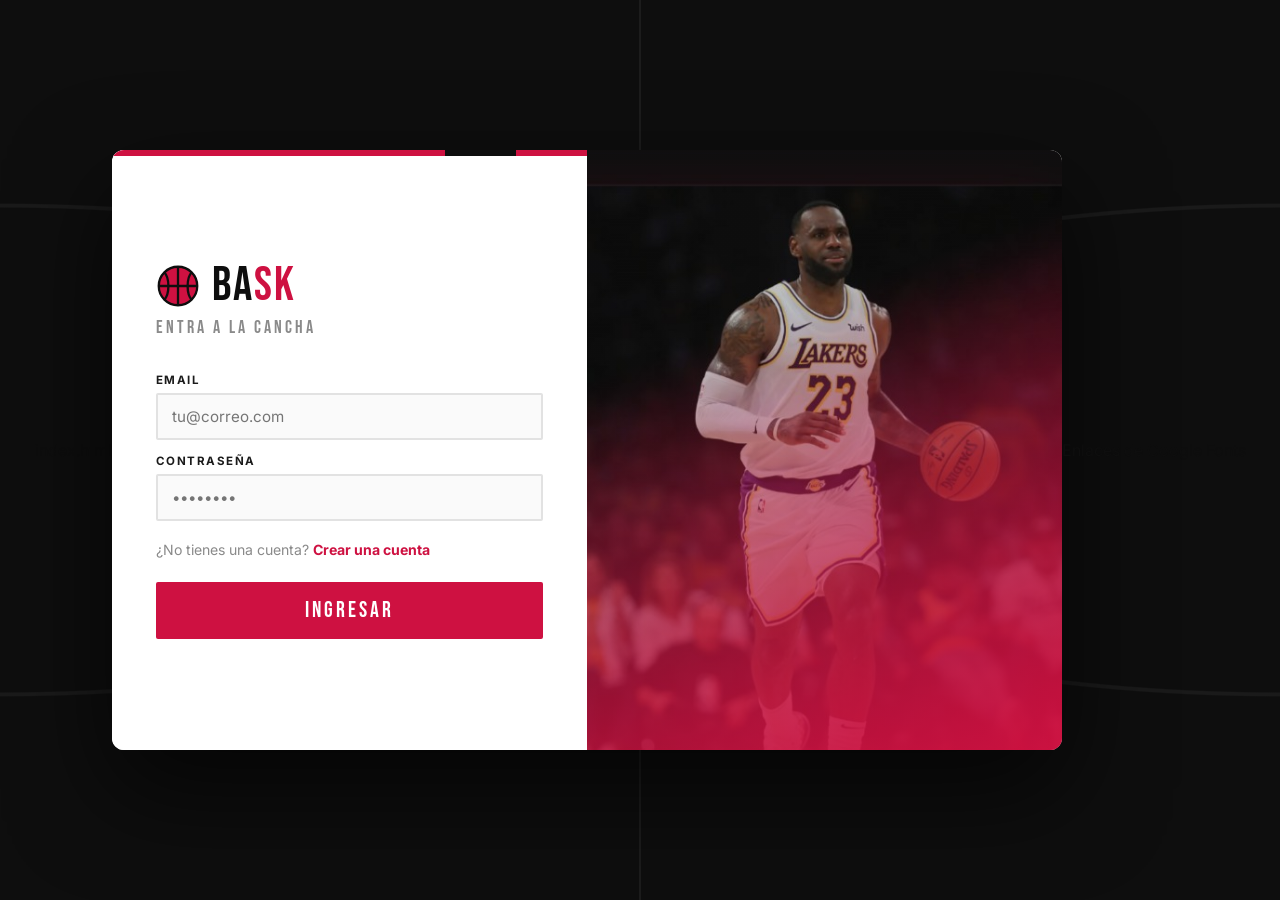
<file: index.html>
index.html
<!doctype html>
<html lang="es">
  <head>
    <meta charset="UTF-8" />
    <meta name="viewport" content="width=device-width, initial-scale=1.0" />
    <title>Bask</title>
    <link rel="preconnect" href="https://fonts.googleapis.com" />
    <link rel="preconnect" href="https://fonts.gstatic.com" crossorigin />
    <link
      href="https://fonts.googleapis.com/css2?family=Bebas+Neue&family=Inter:wght@400;600;700&display=swap"
      rel="stylesheet"
    />
    <link rel="stylesheet" href="css/estilos.css" />

  </head>
  <body>
    <main class="contenedor-global">
    <section class="panel-derecha">
        <div class="formulario">
            <div class="marca">
                <img src="img/logo.svg" alt="Logo de Bask" />
                <h1>Ba<span>sk</span></h1>
            </div>
            <p class="subtitulo">Entra a la cancha</p>
            <form action="inicio.html">
                <label for="email">Email</label>
                <input
                    type="email"
                    id="email"
                    placeholder="tu@correo.com"
                    autocomplete="email"
                    required
                />
                <label for="password">Contraseña</label>
                <input
                    type="password"
                    id="password"
                    placeholder="••••••••"
                    autocomplete="current-password"
                    required
                />
                <p>
                    ¿No tienes una cuenta?
                    <a href="registro.html">Crear una cuenta</a>
                </p>
                <div class="botones">
                    <input type="submit" value="Ingresar" />
                </div>
            </form>
        </div>
    </section>
    <section class="panel-izquierda"></section>
</main>
  </body>
</html>
Enlaces de Google Fonts
<link rel="preconnect" href="https://fonts.googleapis.com" />
<link rel="preconnect" href="https://fonts.gstatic.com" crossorigin />
<link
  href="https://fonts.googleapis.com/css2?family=Bebas+Neue&family=Inter:wght@400;600;700&display=swap"
  rel="stylesheet"
/>
</file>
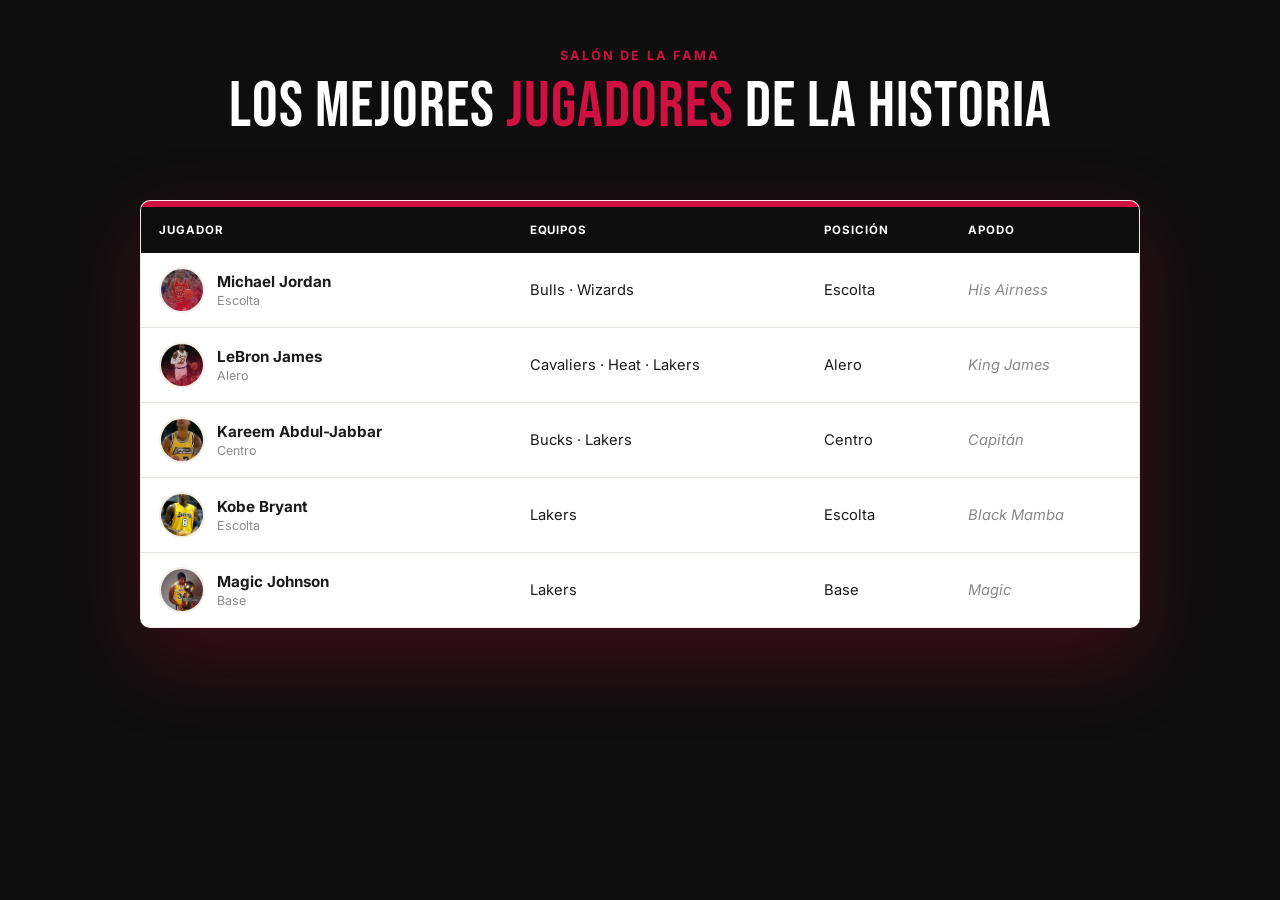
<file: inicio.html>
<!doctype html>
<html lang="es">
<head>
    <meta charset="UTF-8" />
    <meta name="viewport" content="width=device-width, initial-scale=1.0" />
    <title>Bask – Los mejores jugadores de la historia</title>
    <link rel="preconnect" href="https://fonts.googleapis.com" />
    <link rel="preconnect" href="https://fonts.gstatic.com" crossorigin />
    <link
        href="https://fonts.googleapis.com/css2?family=Bebas+Neue&family=Inter:wght@400;500;600;700&display=swap"
        rel="stylesheet"
    />
    <link rel="stylesheet" href="css/inicio.css" />
</head>
<body>
    <main class="contenedor">
        <section class="portada">
            <p class="etiqueta">Salón de la fama</p>
            <h1>Los mejores <span class="resaltado">jugadores</span> de la historia</h1>
        </section>

        <section class="tarjeta">
            <div class="franja"></div>
            <div class="scroll">
                <table>
                    <thead>
                        <tr>
                            <th>Jugador</th>
                            <th>Equipos</th>
                            <th>Posición</th>
                            <th>Apodo</th>
                        </tr>
                    </thead>
                   <!-- Fila de Michael Jordan -->
<tr>
    <td class="jugador">
        <img class="foto" src="img/jordan.jpg" alt="Michael Jordan" />
        <span class="nombre"><strong>Michael Jordan</strong><span class="posicion">Escolta</span></span>
    </td>
    <td>Bulls · Wizards</td>
    <td>Escolta</td>
    <td class="apodo">His Airness</td>
</tr>

<!-- Fila de LeBron James -->
<tr>
    <td class="jugador">
        <img class="foto" src="img/lebron.jpg" alt="LeBron James" />
        <span class="nombre"><strong>LeBron James</strong><span class="posicion">Alero</span></span>
    </td>
    <td>Cavaliers · Heat · Lakers</td>
    <td>Alero</td>
    <td class="apodo">King James</td>
</tr>

<!-- Fila de Kareem Abdul-Jabbar -->
<tr>
    <td class="jugador">
        <img class="foto" src="img/kareem.jpg" alt="Kareem Abdul-Jabbar" />
        <span class="nombre"><strong>Kareem Abdul-Jabbar</strong><span class="posicion">Centro</span></span>
    </td>
    <td>Bucks · Lakers</td>
    <td>Centro</td>
    <td class="apodo">Capitán</td>
</tr>

<!-- Fila de Kobe Bryant -->
<tr>
    <td class="jugador">
        <img class="foto" src="img/kobe.jpg" alt="Kobe Bryant" />
        <span class="nombre"><strong>Kobe Bryant</strong><span class="posicion">Escolta</span></span>
    </td>
    <td>Lakers</td>
    <td>Escolta</td>
    <td class="apodo">Black Mamba</td>
</tr>

<!-- Fila de Magic Johnson -->
<tr>
    <td class="jugador">
        <img class="foto" src="img/magic.jpg" alt="Magic Johnson" />
        <span class="nombre"><strong>Magic Johnson</strong><span class="posicion">Base</span></span>
    </td>
    <td>Lakers</td>
    <td>Base</td>
    <td class="apodo">Magic</td>
</tr>

                    </tbody>
                </table>
            </div>
        </section>
    </main>
</body>
</html>
</file>
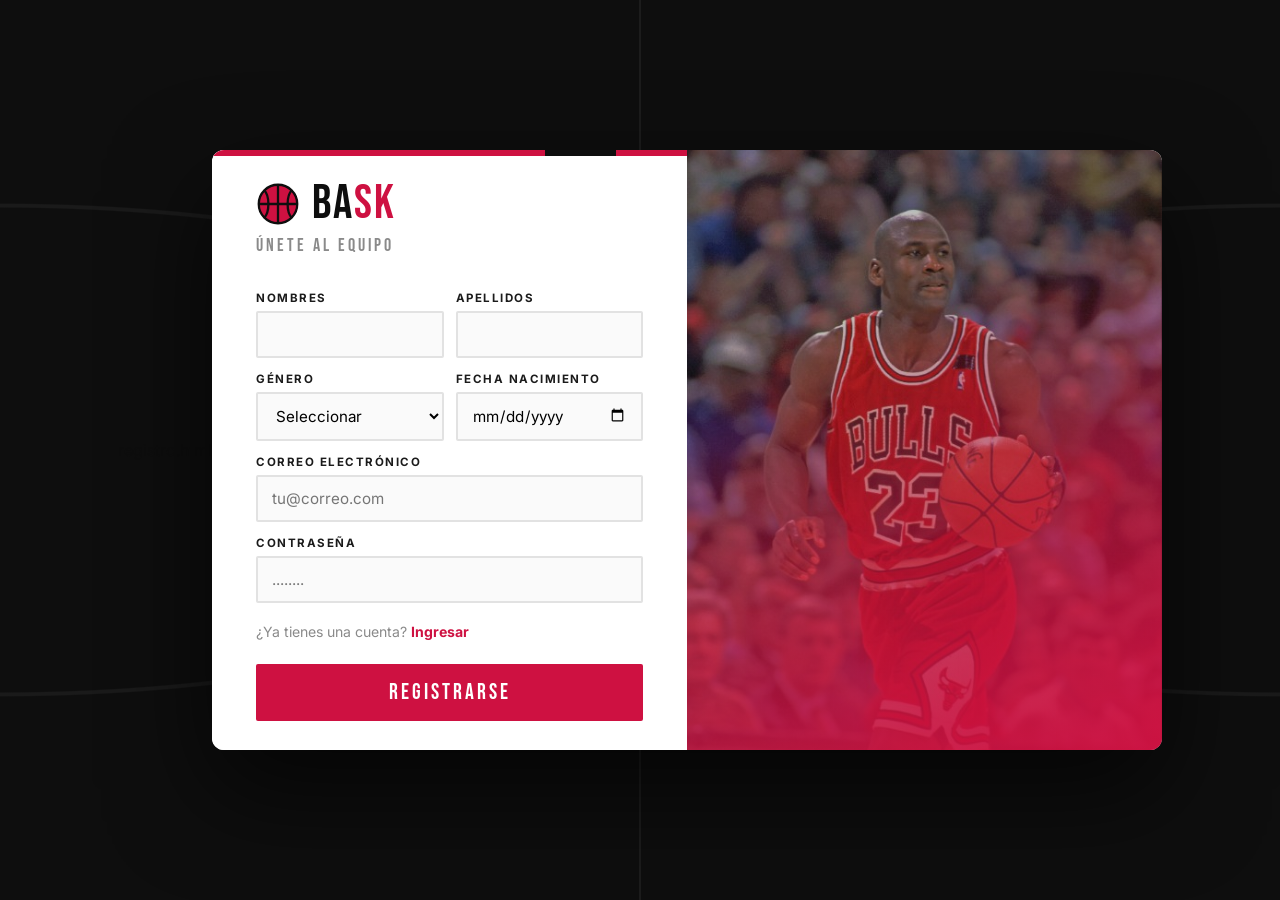
<file: registro.html>
registro.html
<!doctype html>
<html lang="es">
<head>
    <meta charset="UTF-8" />
    <meta name="viewport" content="width=device-width, initial-scale=1.0" />
    <title>Bask - Registro</title>
    <link rel="preconnect" href="https://fonts.googleapis.com" />
    <link rel="preconnect" href="https://fonts.gstatic.com" crossorigin />
    <link
        href="https://fonts.googleapis.com/css2?family=Bebas+Neue&family=Inter:wght@400;600;700&display=swap"
        rel="stylesheet"
    />
    <link rel="stylesheet" href="css/estilos.css" />


</head>
<body>
    <main class="contenedor-global">
        <section class="panel-derecha">

            <div class="formulario">
                <div class="marca">
                    <img src="img/logo.svg" alt="Logo de Bask" />
                    <h1>Ba<span>sk</span></h1>
                </div>
                <p class="subtitulo">Únete al equipo</p>
                <form action="index.html">
                    <div class="fila">
                        <div>
                            <label for="nombres">Nombres</label>
                            <input type="text" id="nombres" autocomplete="given-name" required />
                        </div>
                        <div>
                            <label for="apellidos">Apellidos</label>
                            <input type="text" id="apellidos" autocomplete="family-name" required />
                        </div>
                    </div>
                    
                    <div class="fila">
                        <div>
                            <label for="genero">Género</label>
                            <select id="genero" required>
                                <option value="">Seleccionar</option>
                                <option value="F">Femenino</option>
                                <option value="M">Masculino</option>
                            </select>
                        </div>
                        <div>
                            <label for="nacimiento">Fecha nacimiento</label>
                            <input type="date" id="nacimiento" autocomplete="bday" required />
                        </div>
                    </div>
                    
                    <label for="correo">Correo electrónico</label>
                    <input
                        type="email"
                        id="correo"
                        placeholder="tu@correo.com"
                        autocomplete="email"
                        required
                    />
                    
                    <label for="clave">Contraseña</label>
                    <input
                        type="password"
                        id="clave"
                        placeholder="........"
                        autocomplete="new-password"
                        required
                    />
                    
                    <p>¿Ya tienes una cuenta? <a href="index.html">Ingresar</a></p>
                    
                    <div class="botones">
                        <input type="submit" value="Registrarse" />
                    </div>
                </form>
            </div>
        </section>
        <section class="panel-izquierda azul"></section>
    </main>
</body>
</html>
</file>
<file: css/estilos.css>
/* ===== Paleta Jordan / Chicago ===== */
:root {
  --rojo: #CE1141;
  --rojo-oscuro: #9E0B31;
  --negro: #0E0E0E;
  --carbon: #1B1B1B;
  --blanco: #FFFFFF;
  --gris: #8A8A8A;
}

* {
  margin: 0;
  padding: 0;
  box-sizing: border-box;
}

/* ===== Fondo con líneas de cancha ===== */
body {
  font-family: 'Inter', system-ui, -apple-system, 'Segoe UI', sans-serif;
  color: var(--negro);
  min-height: 100vh;
  display: flex;
  align-items: center;
  justify-content: center;
  padding: 40px 16px;
  background-color: var(--negro);
  background-image:
    radial-gradient(circle at 50% 50%, transparent 0 140px, rgba(255, 255, 255, 0.06) 141px 143px, transparent 144px),
    linear-gradient(90deg, transparent calc(50% - 1px), rgba(255, 255, 255, 0.06) calc(50% - 1px) calc(50% + 1px), transparent calc(50% + 1px)),
    radial-gradient(ellipse at 0% 50%, transparent 0 38%, rgba(255, 255, 255, 0.05) 38.2% 38.6%, transparent 38.8%),
    radial-gradient(ellipse at 100% 50%, transparent 0 38%, rgba(255, 255, 255, 0.05) 38.2% 38.6%, transparent 38.8%);
}

/* ===== Caja contenedora principal ===== */
.contenedor-global {
  display: flex;
  width: 100%;
  max-width: 950px;
  height: 600px;
  background-color: var(--blanco);
  border-radius: 12px;
  overflow: hidden;
  box-shadow: 0 40px 100px rgba(0, 0, 0, 0.65);
}

.contenedor-global section {
  width: 50%;
}

/* ===== Panel del formulario ===== */
.panel-derecha {
  padding: 48px 44px;
  display: flex;
  align-items: center;
  position: relative;
  background-color: var(--blanco);
}

/* Franja superior estilo jersey */
.panel-derecha::before {
  content: "";
  position: absolute;
  top: 0;
  left: 0;
  right: 0;
  height: 6px;
  background: linear-gradient(90deg, var(--rojo) 0 70%, var(--negro) 70% 85%, var(--rojo) 85%);
}

.formulario {
  width: 100%;
}

.marca {
  display: flex;
  align-items: center;
  gap: 12px;
  margin-bottom: 6px;
}

.marca img {
  width: 44px;
  height: 44px;
}

.formulario h1 {
  font-family: 'Bebas Neue', 'Impact', sans-serif;
  color: var(--negro);
  font-size: 3rem;
  letter-spacing: 2px;
  line-height: 1;
  font-weight: 400;
}

.formulario h1 span {
  color: var(--rojo);
}

.subtitulo {
  font-family: 'Bebas Neue', 'Impact', sans-serif;
  font-size: 1.15rem;
  letter-spacing: 3px;
  color: var(--gris);
  margin-bottom: 26px;
}

/* ===== Campos del formulario ===== */
.formulario form {
  display: flex;
  flex-direction: column;
  gap: 6px;
}

.formulario form label {
  font-size: 0.72rem;
  font-weight: 700;
  letter-spacing: 1.5px;
  text-transform: uppercase;
  color: var(--carbon);
  margin-top: 8px;
}

.formulario form input,
.formulario form select {
  width: 100%;
  padding: 12px 14px;
  border: 2px solid #E2E2E2;
  border-radius: 2px;
  font-size: 0.95rem;
  font-family: inherit;
  background: #FAFAFA;
  transition: border-color 0.2s, background-color 0.2s;
  outline: none;
}

.formulario form input:focus,
.formulario form select:focus {
  border-color: var(--rojo);
  background-color: var(--blanco);
}

.formulario form p {
  font-size: 0.88rem;
  color: var(--gris);
  margin-top: 14px;
}

.formulario form a {
  color: var(--rojo);
  text-decoration: none;
  font-weight: 700;
}

.formulario form a:hover,
.formulario form a:focus-visible {
  text-decoration: underline;
}

/* ===== Botón principal ===== */
.botones {
  display: flex;
  margin-top: 18px;
}

.botones input[type="submit"] {
  width: 100%;
  padding: 15px;
  background-color: var(--rojo);
  color: var(--blanco);
  border: none;
  border-radius: 2px;
  font-family: 'Bebas Neue', 'Impact', sans-serif;
  font-size: 1.4rem;
  letter-spacing: 3px;
  cursor: pointer;
  transition: background-color 0.2s, transform 0.15s;
}

.botones input[type="submit"]:hover {
  background-color: var(--negro);
  transform: translateY(-2px);
}

.botones input[type="submit"]:active {
  background-color: var(--rojo-oscuro);
  transform: translateY(0);
}

.botones input[type="submit"]:focus-visible {
  outline: 3px solid var(--negro);
  outline-offset: 3px;
}

/* ===== Panel de imagen (Login - Archivo lebron.jpg) ===== */
.panel-izquierda {
  background-image:
    linear-gradient(160deg, rgba(14, 14, 14, 0.15) 30%, rgba(206, 17, 65, 0.85) 100%),
    url("../img/lebron.jpg");
  background-size: cover;
  background-position: center;
}

/* ===== Secciones de la Variante de Registro ===== */
.fila {
  display: grid;
  grid-template-columns: 1fr 1fr;
  gap: 12px;
}

.fila > div {
  display: flex;
  flex-direction: column;
  gap: 6px;
}

/* Imagen de Jordan (Registro - Archivo jordan.jpg) */
.panel-izquierda.azul {
  background-image:
    linear-gradient(160deg, rgba(14, 14, 14, 0.15) 30%, rgba(206, 17, 65, 0.85) 100%),
    url("../img/jordan.jpg");
  background-size: cover;
  background-position: center;
}

/* ===== Responsive (Diseño Móvil) ===== */
@media (max-width: 760px) {
  .contenedor-global {
    flex-direction: column-reverse;
    height: auto;
  }

  .contenedor-global section {
    width: 100%;
  }

  .panel-izquierda {
    min-height: 240px;
  }

  .panel-derecha {
    padding: 36px 24px;
  }

  .fila {
    grid-template-columns: 1fr;
  }
}
</file>
<file: css/inicio.css>
/* ===== Colores ===== */
:root {
  --rojo: #ce1141;
  --negro: #0e0e0e;
  --carbon: #1b1b1b;
  --blanco: #ffffff;
  --crema: #f4efe6;
  --gris: #8a8a8a;
}

/* ===== Base ===== */
* {
  box-sizing: border-box;
}

body {
  margin: 0;
  font-family: "Inter", system-ui, sans-serif;
  color: var(--carbon);
  background-color: var(--negro);
}

.contenedor {
  max-width: 1040px;
  margin: 0 auto;
  padding: 24px 20px 80px;
}

/* ===== Portada ===== */
.portada {
  text-align: center;
  padding: 24px 12px 40px;
}

.etiqueta {
  margin: 0 0 10px;
  font-size: 0.8rem;
  font-weight: 700;
  letter-spacing: 0.16em;
  text-transform: uppercase;
  color: var(--rojo);
}

.portada h1 {
  margin: 0;
  font-family: "Bebas Neue", "Impact", sans-serif;
  font-weight: 400;
  font-size: clamp(2.4rem, 6vw, 4rem);
  letter-spacing: 1px;
  line-height: 1.05;
  color: var(--blanco);
}

.resaltado {
  color: var(--rojo);
}

/* ===== Tarjeta con la tabla ===== */
.tarjeta {
  background: var(--blanco);
  border-radius: 10px;
  overflow: hidden;
  box-shadow: 0 30px 80px rgba(206, 17, 65, 0.25);
}

.franja {
  height: 6px;
  background: var(--rojo);
}

.scroll {
  overflow-x: auto;
}

table {
  width: 100%;
  min-width: 760px;
  border-collapse: collapse;
}

thead th {
  background: var(--negro);
  color: var(--blanco);
  text-align: left;
  padding: 16px 18px;
  font-size: 0.72rem;
  font-weight: 700;
  letter-spacing: 0.08em;
  text-transform: uppercase;
  white-space: nowrap;
}

tbody tr {
  border-bottom: 1px solid #eee2de;
}

tbody tr:last-child {
  border-bottom: none;
}

tbody tr:hover {
  background: #fdf2f4;
}

td {
  padding: 14px 18px;
  vertical-align: middle;
  font-size: 0.92rem;
}

/* celda con foto + nombre del jugador */
.jugador {
  display: flex;
  align-items: center;
  gap: 12px;
}

.foto {
  width: 46px;
  height: 46px;
  border-radius: 50%;
  object-fit: cover;
  border: 2px solid var(--crema);
}

.nombre strong {
  display: block;
  font-size: 0.95rem;
}

.posicion {
  font-size: 0.78rem;
  color: var(--gris);
}

.apodo {
  font-style: italic;
  color: var(--gris);
  white-space: nowrap;
}

/* ===== Pantallas pequeñas ===== */
@media (max-width: 560px) {
  .portada {
    padding: 16px 4px 28px;
  }
  .contenedor {
    padding: 16px 12px 56px;
  }
}
/* ===== Ajustes Finales de Maquetación (Igual al Original) ===== */
.contenedor {
  display: flex;
  flex-direction: column;
  gap: 20px;
}

.tarjeta {
  border: 1px solid rgba(206, 17, 65, 0.1);
}

table {
  background-color: var(--blanco);
}

tbody tr {
  transition: background-color 0.2s ease;
}
</file>
